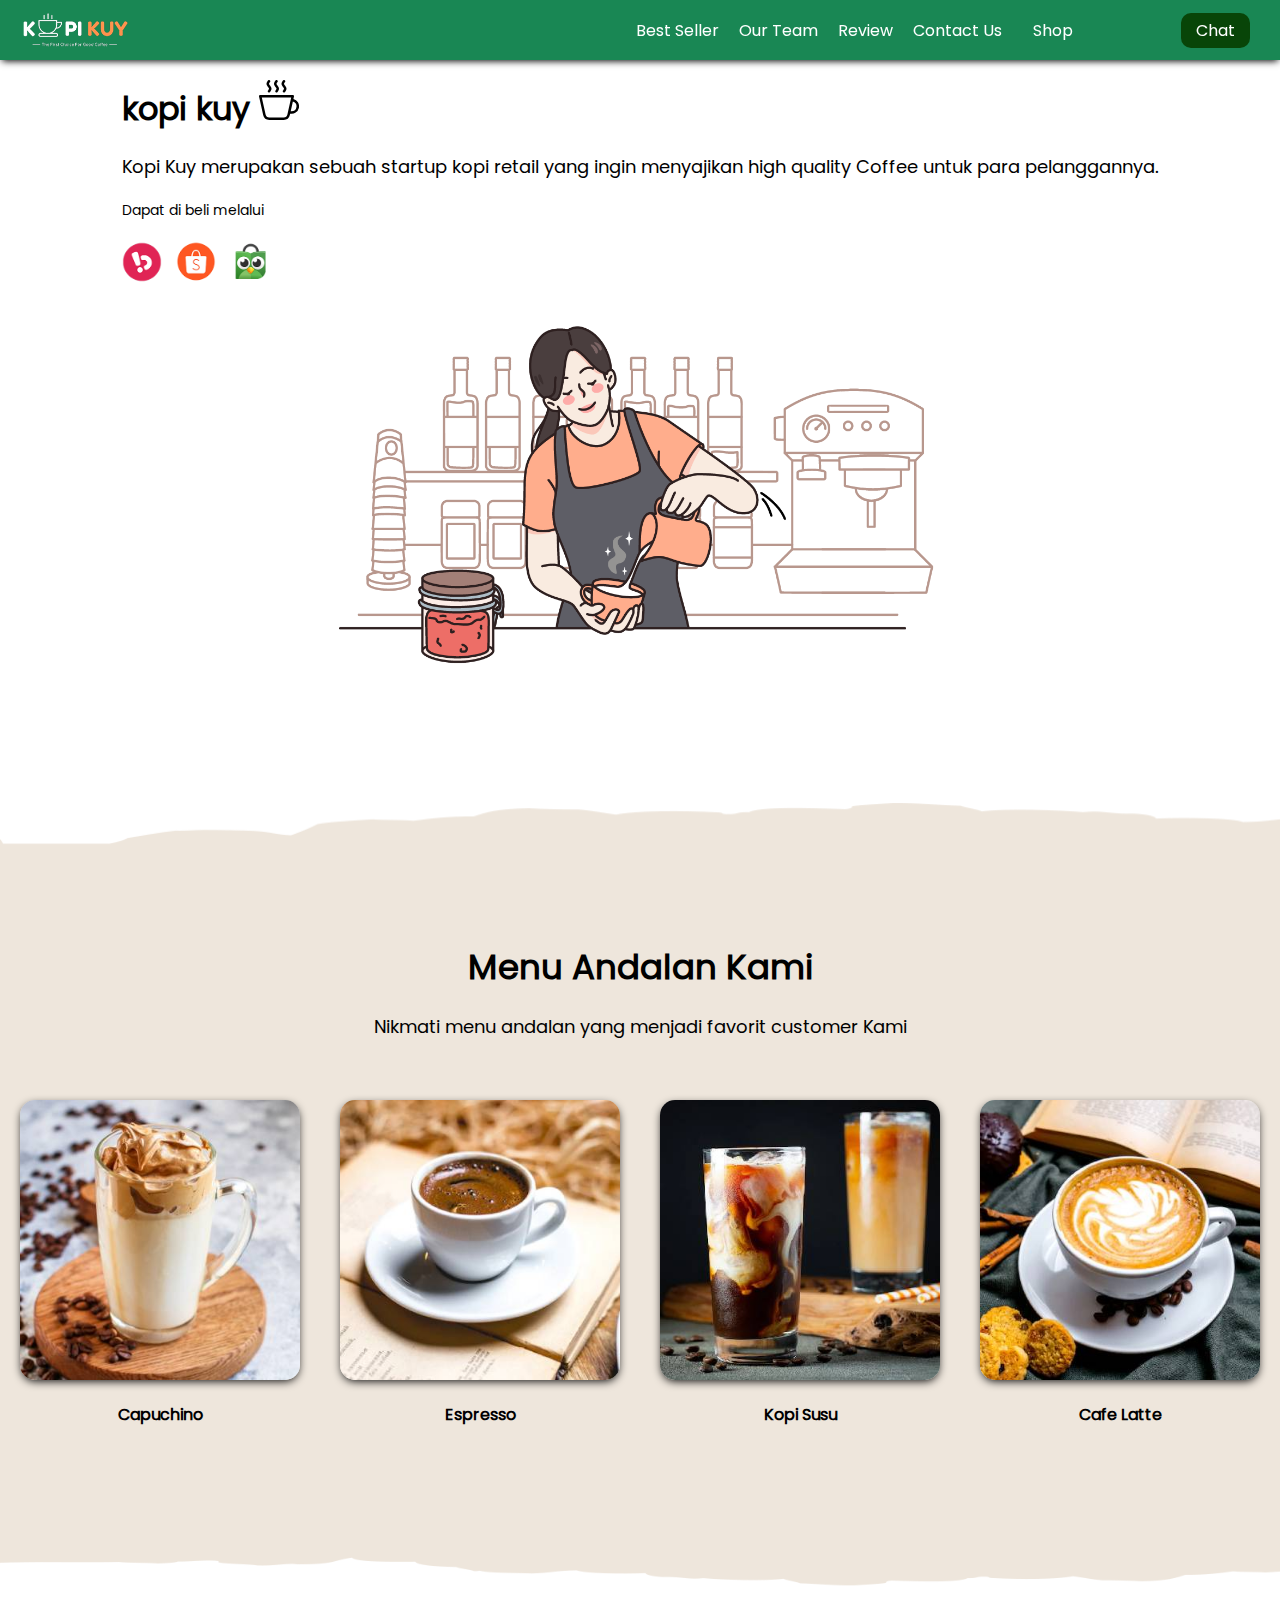
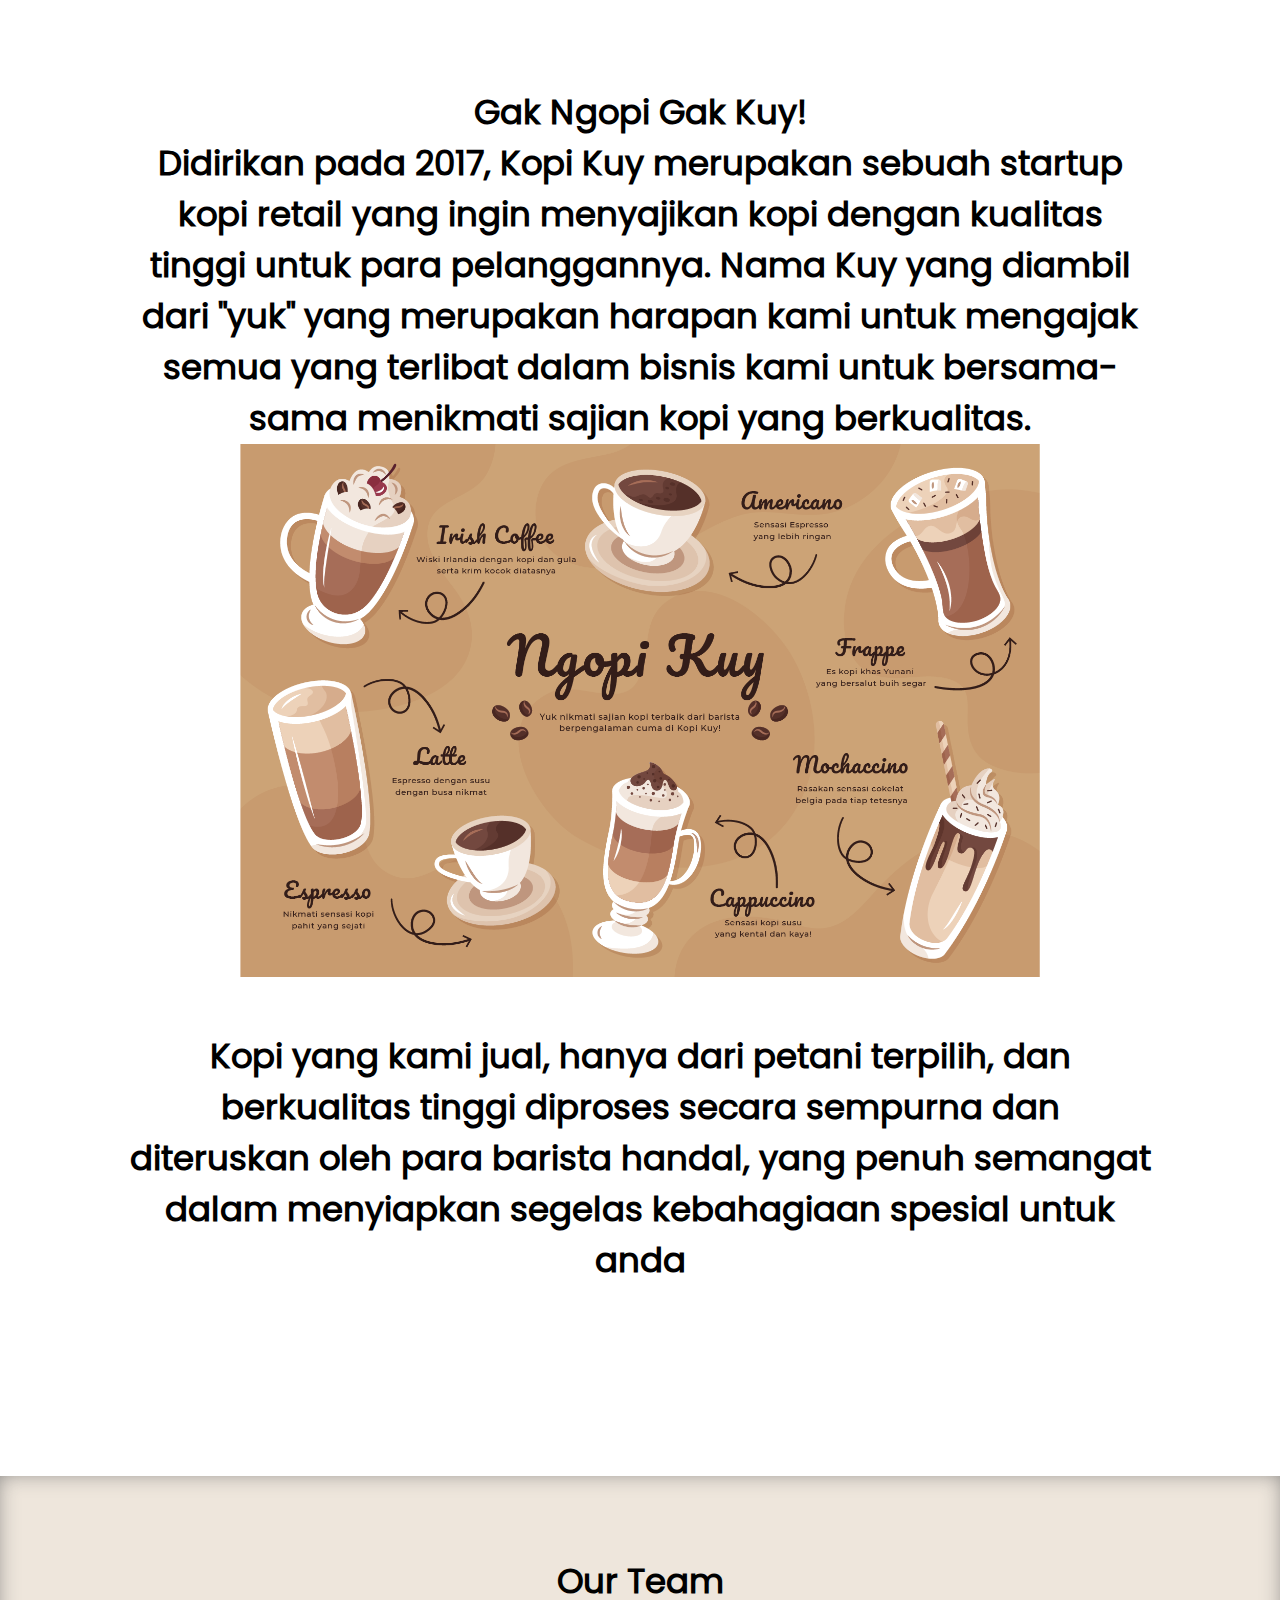
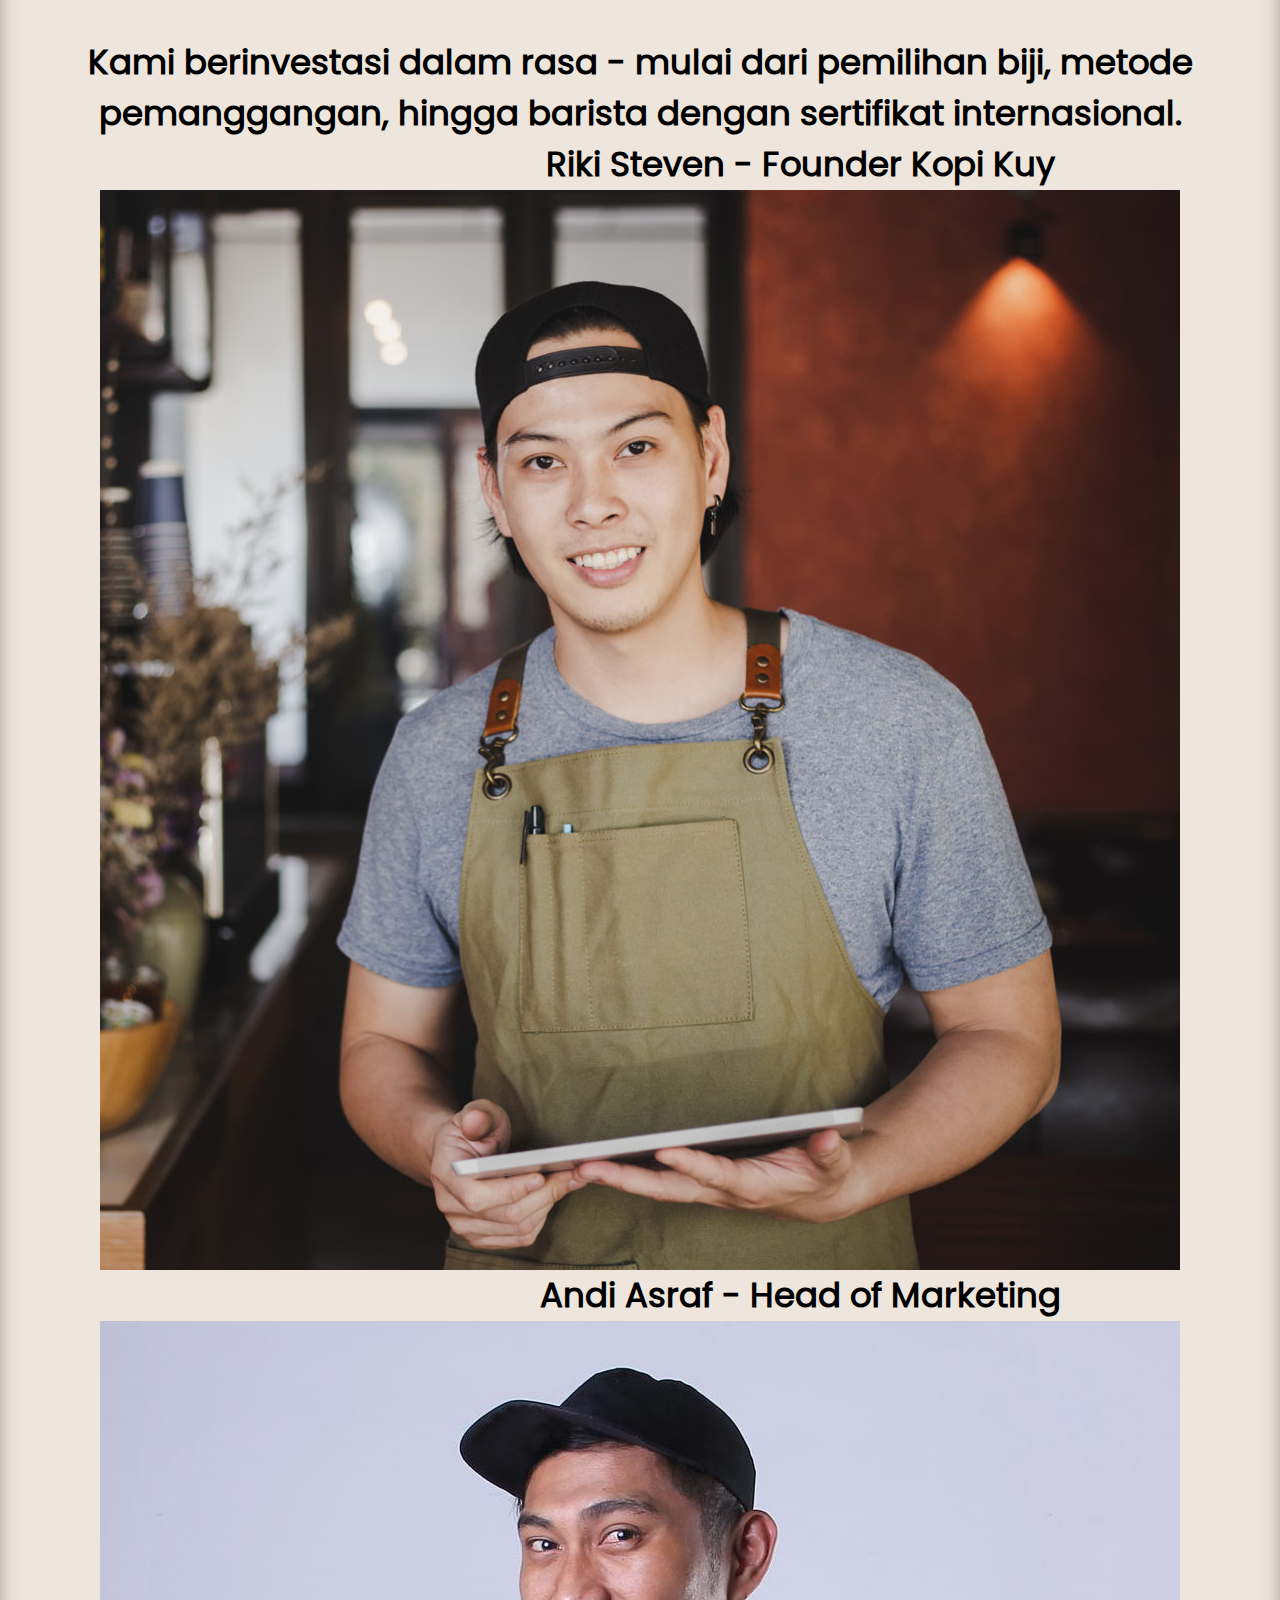
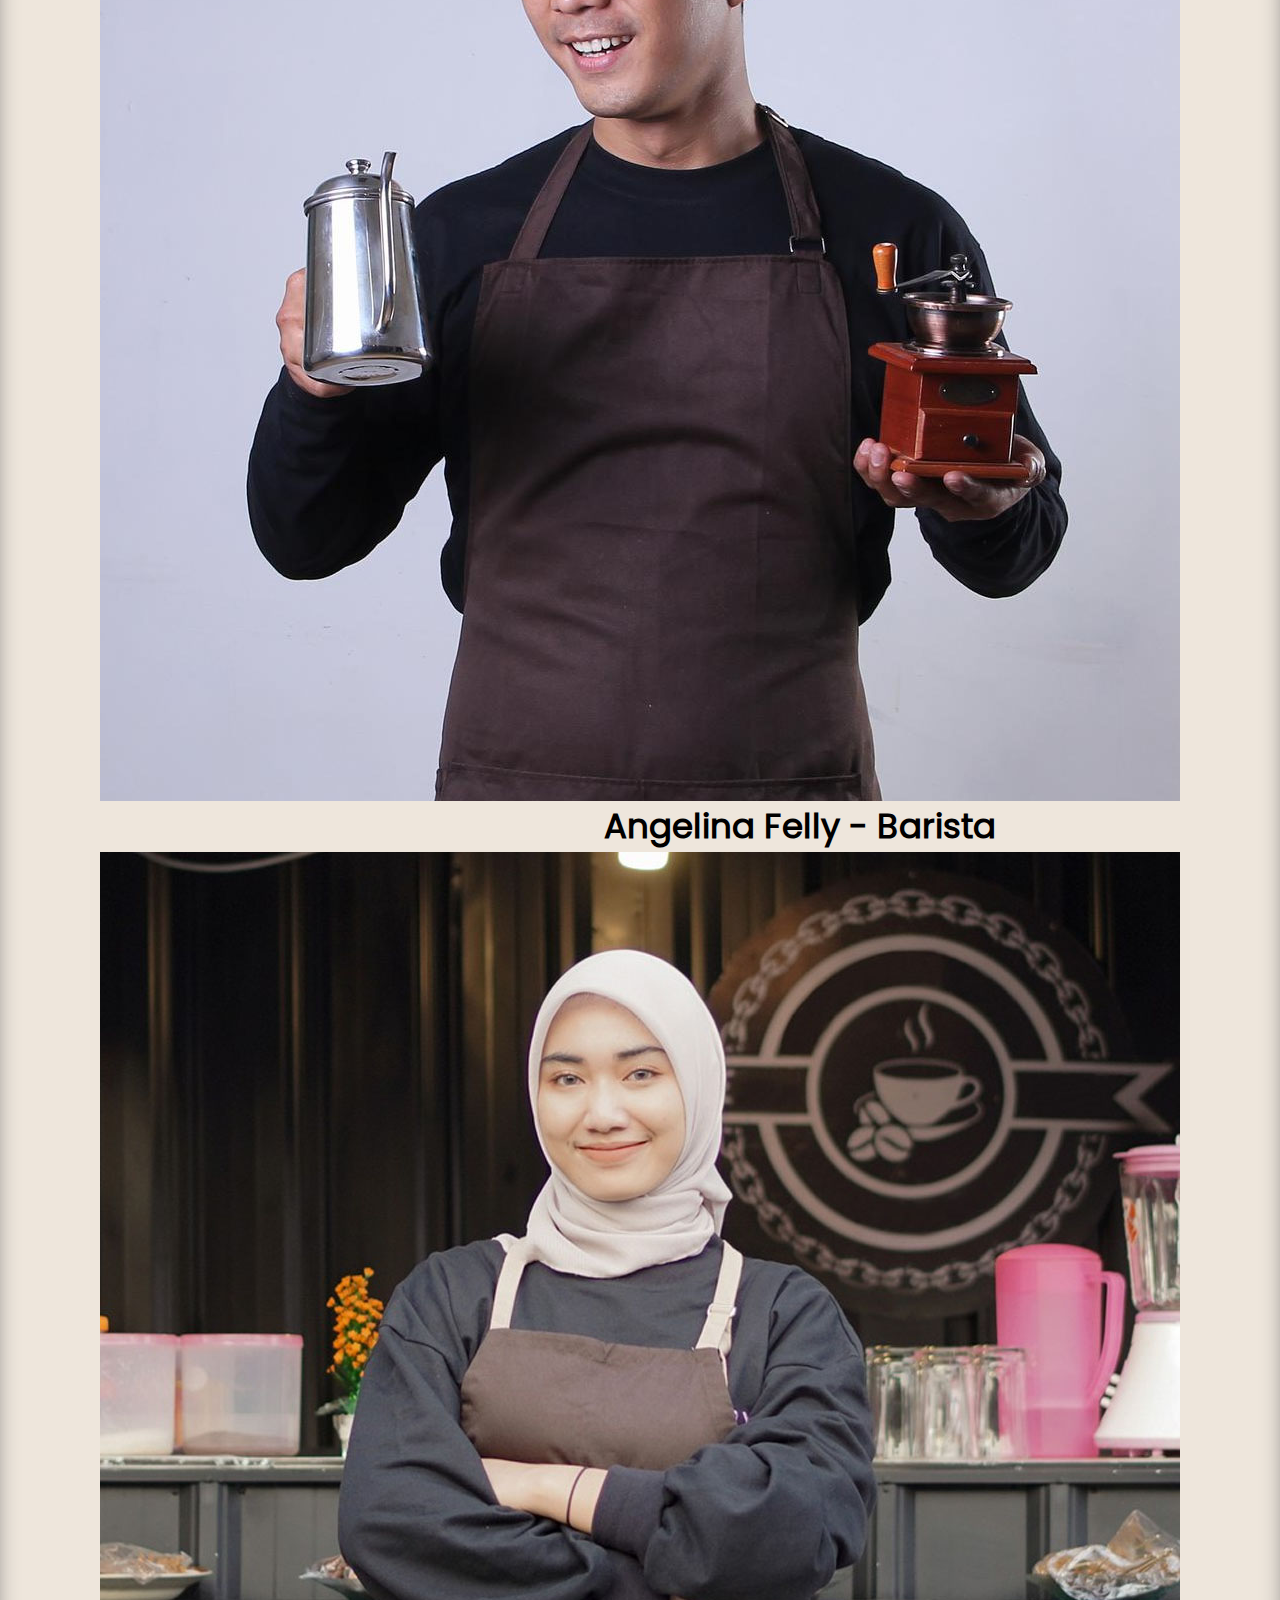
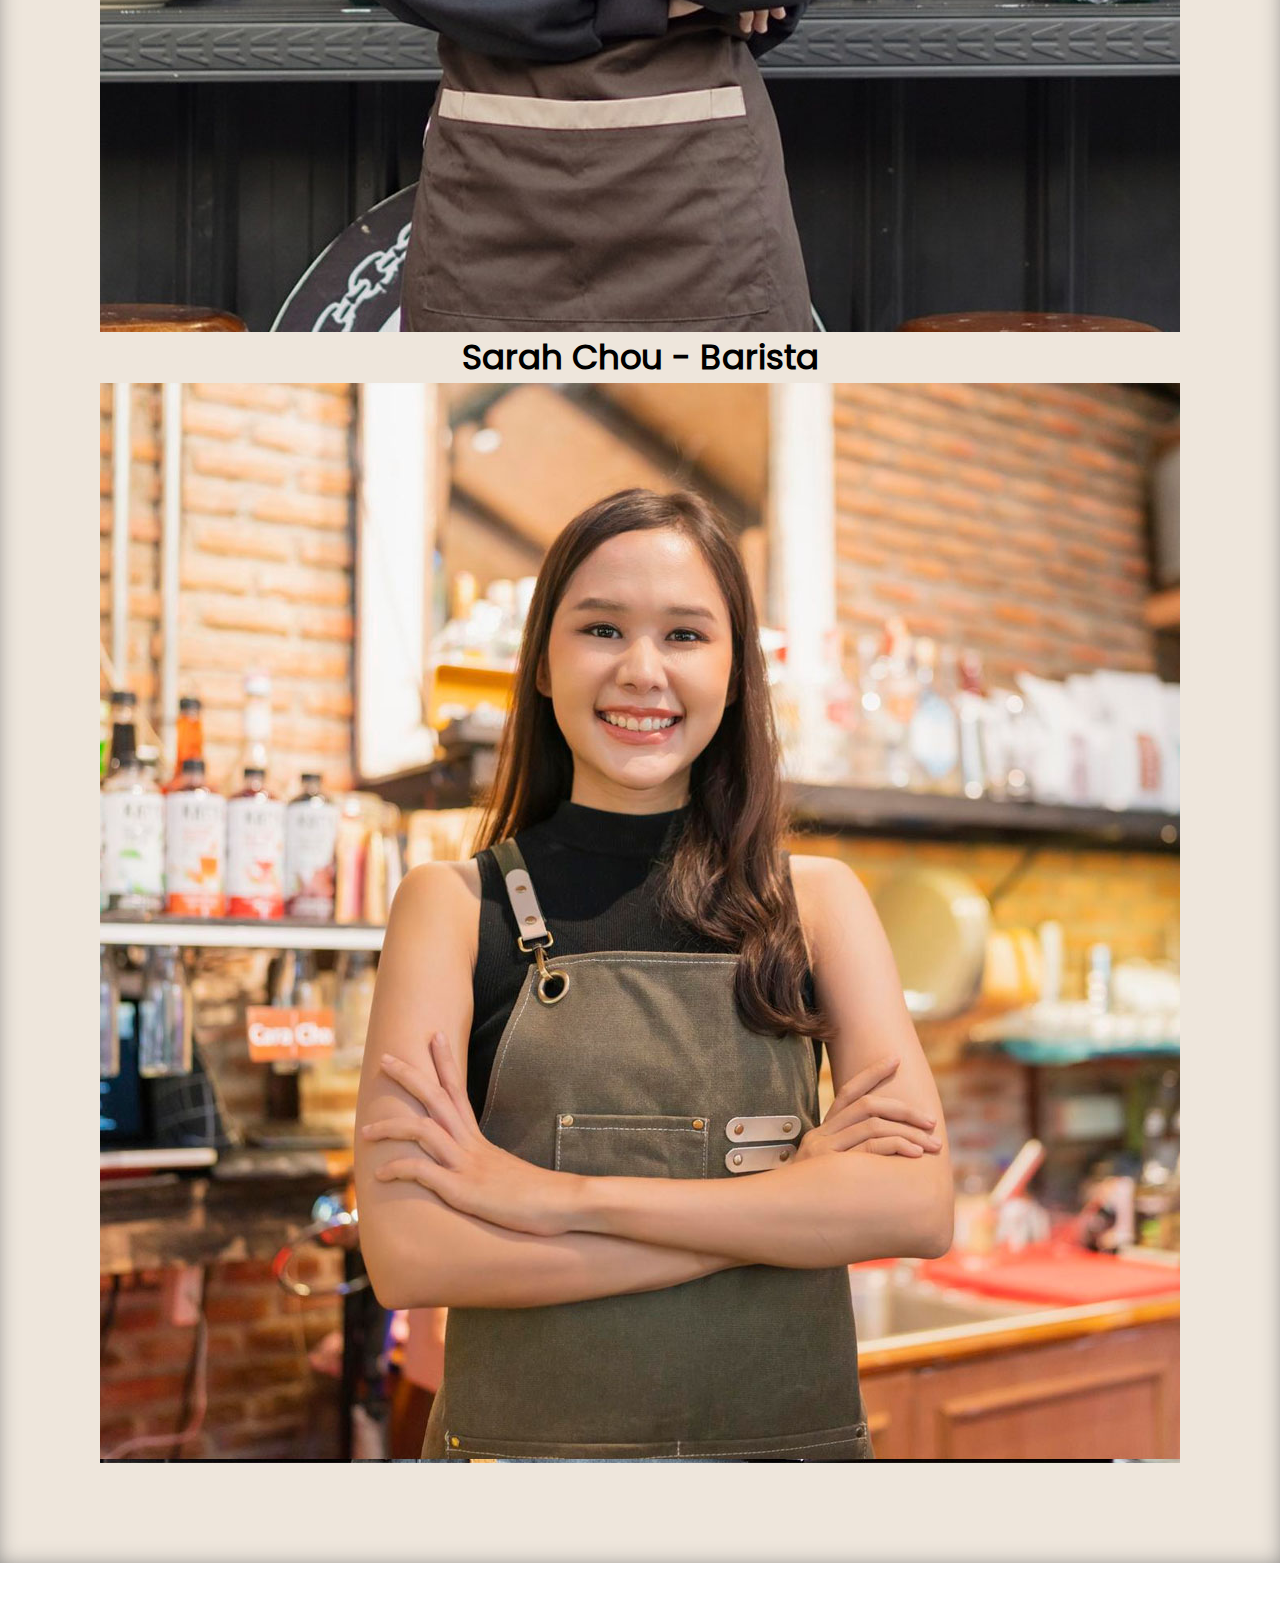
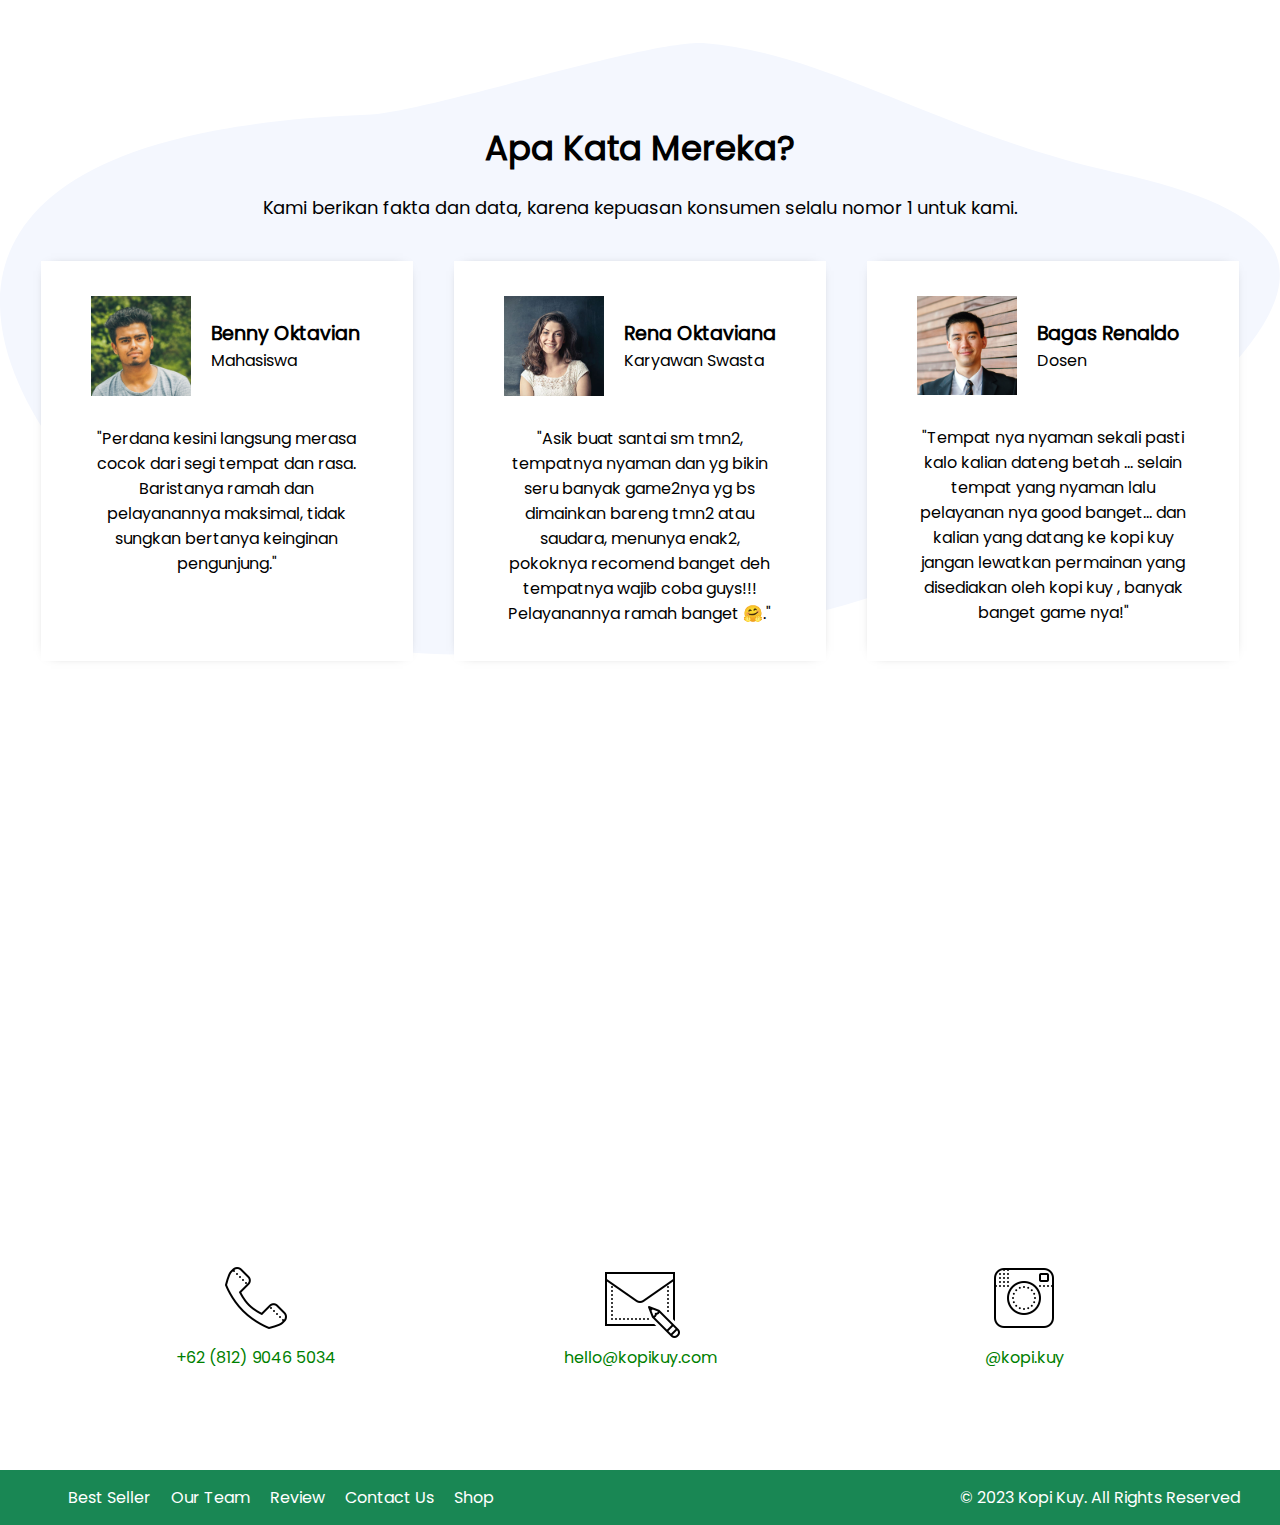
<file: index.html>
<!DOCTYPE html>
<html lang="id">

<head>
    <meta charset="UTF-8">
    <meta http-equiv="X-UA-Compatible" content="IE=edge">
    <meta name="viewport" content="width=device-width, initial-scale=1.0">
    <link rel="shortcut icon" href="images/favicon.ico" type="image/x-icon">
    <title>Website Kopi Kuy</title>
    <link rel="stylesheet" href="css/style.css">
</head>

<body>
    <nav>
        <div class="baris">
            <img class="logo" src="images/logo/logo_kuy.png">
            <div class="navigasi">
                <a href="#best-seller">Best Seller</a>
                <a href="#our-team">Our Team</a>
                <a href="#review">Review</a>
                <a href="#contact-us">Contact Us</a>
            </div>
            <a class="shop" href="produk.html">Shop</a>
            <a class="chat" href="https://wa.me/nomor_hp_anda_pakai_62" target="_blank">Chat</a>
        </div>
    </nav>

    <!--Tulis Kode Di Bawah Sini-->
    
   <header>
     
     <div class="baris">
       
       <div class="cil-kiri">
         <h1 class="judul-header">
           kopi kuy
           <img src="images/icon/icon_kopi.svg" alt="">
         </h1>
         
        <p class="subjudul-header">
          Kopi Kuy merupakan sebuah startup kopi retail yang ingin menyajikan
          high quality Coffee untuk para pelanggannya.            
        </p>
       
       <p class="dapat-dibeli">
         Dapat di beli melalui
       </p>
       
       <div class="olshop">
         <img src="images/logo/logo_bukalapak.png" alt="">
         <img src="images/logo/logo_shopee.png" alt="">
         <img src="images/logo/logo_tokopedia.png" alt="">

      </div>
       </div>
       <img src="images/header/header1.png" alt="" class="col-kanan">
     </div>
   
   </header>
   
   <section id="best-seller" class="best-seller">
     <h2 class="judul-best-seller">Menu Andalan Kami</h2>
     <p class="subjudul-best-seller">Nikmati menu andalan yang menjadi favorit customer Kami</p>
   
     <div class="baris">
       <div class="col-produk">
         <img src="images/produk/product_capuchino.jpg" alt="">
         <p class="nama-produk">Capuchino</p>
       </div>
       <div class="col-produk">
         <img src="images/produk/product_espresso.jpg" alt="">
         <p class="nama-produk">Espresso</p>
       </div>
       <div class="col-produk">
         <img src="images/produk/product_kopi_susu.jpg" alt="">
         <p class="nama-produk">Kopi Susu</p>
       </div>
       <div class="col-produk">
         <img src="images/produk/product_latte.jpg" alt="">
         <p class="nama-produk">Cafe Latte</p>
       </div>
     </div>
   </section>    
     
     <section class="about-us" id="about-as">
       
       <h2 class="judul-about-us">
         Gak Ngopi Gak Kuy!
         
         <p class="tentang-abiut-us"></p>
         Didirikan pada 2017, Kopi Kuy merupakan sebuah startup kopi retail
         yang ingin menyajikan kopi dengan kualitas tinggi untuk para pelanggannya.
         Nama Kuy yang diambil dari "yuk" yang merupakan harapan kami untuk mengajak semua
         yang terlibat dalam bisnis kami untuk bersama-sama menikmati sajian kopi yang berkualitas.
         
         
         <img src="images/aset_kopi_jumbo.png" alt="">
         
         <p class="penjelasan-about-us"></p>
         Kopi yang kami jual, hanya dari petani terpilih, dan berkualitas tinggi diproses
         secara sempurna dan diteruskan oleh para barista handal, yang penuh semangat
         dalam menyiapkan segelas kebahagiaan spesial untuk anda
         
         
      </h2>
       
       
     </section>
     
     <section class="our-team" id="our-team">
       
       <h2 class="judul-team">
         Our Team
         
         <p class="subjudul-team"></p>
         Kami berinvestasi dalam rasa - mulai dari pemilihan biji, metode pemanggangan,
         hingga barista dengan sertifikat internasional.
         
         <div class="baris">
           
           
           <div class="col-team"></div>
           Riki Steven - Founder Kopi Kuy
           <img src="images/team/team1.jpg" alt="">
           <h3></h3>
           <p></p>
           <div class="col-team"></div>
           Andi Asraf - Head of Marketing
           <img src="images/team/team2.jpg" alt="">
           <h3></h3>
           <p></p>
           <div class="col-team"></div>
           Angelina Felly - Barista
           <img src="images/team/team3.jpg" alt="">
           <h3></h3>
           <p></p>
           <div class="clas-team"></div>
           Sarah Chou - Barista
           <img src="images/team/team4.jpg" alt="">
           <h3></h3>
           <p></p>
           
           
           
         </div>
       </h2>
     </section>
        
        <section id="review" class="review">
          <h2 class="judul-review">Apa Kata Mereka?</h2>
        
          <p class="subjudul-review">Kami berikan fakta dan data, karena kepuasan konsumen selalu nomor 1 untuk kami.</p>
        
          <div class="baris">
            <div class="col-review">
              <div class="profile">
                <img src="images/customer/customer1.jpg">
                <div class="nama-profile">
                  <h3>Benny Oktavian</h3>
                  <p>Mahasiswa</p>
                </div>
              </div>
              <p class="testimoni">"Perdana kesini langsung merasa cocok dari segi tempat dan rasa. Baristanya ramah
                dan pelayanannya maksimal, tidak sungkan bertanya keinginan pengunjung."</p>
            </div>
            <div class="col-review">
              <div class="profile">
                <img src="images/customer/customer2.jpg">
                <div class="nama-profile">
                  <h3>Rena Oktaviana</h3>
                  <p>Karyawan Swasta</p>
                </div>
              </div>
              <p class="testimoni">"Asik buat santai sm tmn2, tempatnya nyaman dan yg bikin seru banyak game2nya yg bs
                dimainkan bareng tmn2 atau saudara, menunya enak2, pokoknya recomend banget deh
                tempatnya wajib coba guys!!! Pelayanannya ramah banget 🤗."</p>
            </div>
            <div class="col-review">
              <div class="profile">
                <img src="images/customer/customer3.jpg">
                <div class="nama-profile">
                  <h3>Bagas Renaldo</h3>
                  <p>Dosen</p>
                </div>
              </div>
              <p class="testimoni">"Tempat nya nyaman sekali pasti kalo kalian dateng betah ... selain tempat yang
                nyaman lalu pelayanan nya good banget... dan kalian yang datang ke kopi kuy jangan
                lewatkan permainan yang disediakan oleh kopi kuy , banyak banget game nya!"</p>
            </div>
          </div>
        </section>
        
        
        <section class="contact-us" id="contact-us">
        <iframe
            src="https://www.google.com/maps/embed?pb=!1m14!1m8!1m3!1d7932.741866032694!2d106.668581!3d-6.214715!3m2!1i1024!2i768!4f13.1!3m3!1m2!1s0x2e69f9912c7f297b%3A0xe5a3a671dae861ab!2sKopi%20kuy!5e0!3m2!1sid!2sid!4v1680617229460!5m2!1sid!2sid"
            width="100%" height="300" style="border:0;" allowfullscreen="" loading="lazy"
            referrerpolicy="no-referrer-when-downgrade"></iframe>
        <div class="baris">
            <div class="col-kontak">
                <img src="images/icon/icon_phone.png">
                <p>+62 (812) 9046 5034</p>
            </div>
            <div class="col-kontak">
                <img src="images/icon/icon_mail.png">
                <p>hello@kopikuy.com</p>
            </div>
            <div class="col-kontak">
                <img src="images/icon/icon_instagram.png">
                <a href="https://instagram.com" role="button">
                    <p>@kopi.kuy</p>
                </a>
            </div>
        </div>
    </section>
    
    <footer>
      <div class="baris">
        <div class="navigasi">
          <a href="#best-seller">Best Seller</a>
          <a href="#our-team">Our Team</a>
          <a href="#review">Review</a>
          <a href="#contact-us">Contact Us</a>
          <a href="produk.html">Shop</a>
        </div>
        <p class="copyright">© 2023 Kopi Kuy. All Rights Reserved</p>
      </div>
    </footer>
     
       
       
    
     
     

   


    <!--Kode Selesai-->
</body>

</html>
</file>
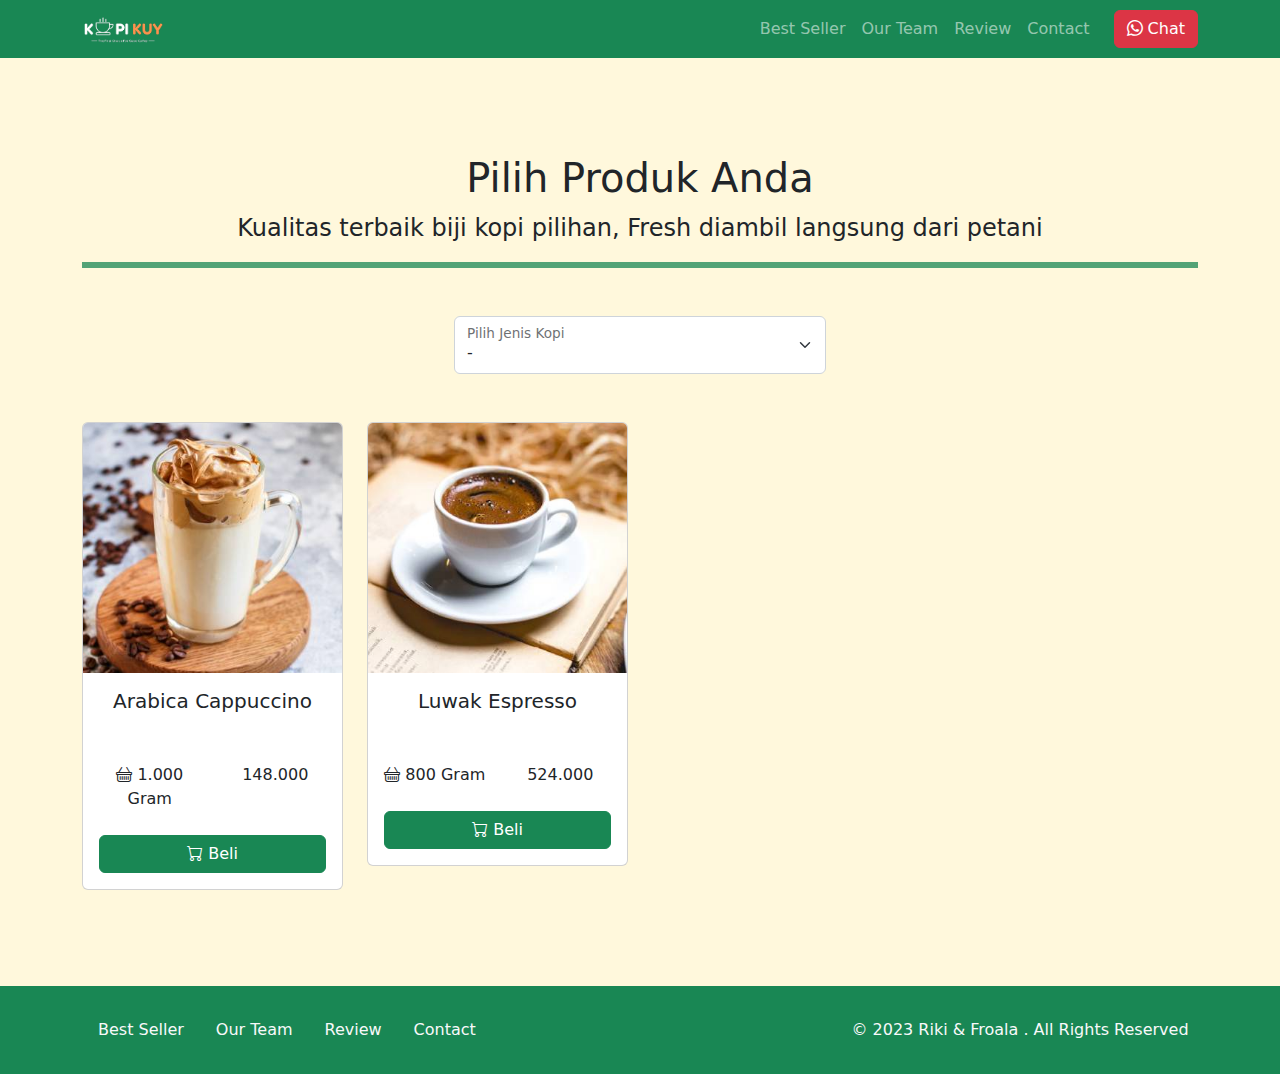
<file: produk.html>
<!DOCTYPE html>
<html lang="id">

<head>
    <meta charset="UTF-8">
    <meta http-equiv="X-UA-Compatible" content="IE=edge">
    <meta name="viewport" content="width=device-width, initial-scale=1.0">
    <link rel="shortcut icon" href="images/favicon/favicon.ico" type="image/x-icon">
    <title>Produk</title>
    <link rel="shortcut icon" href="images/favicon.ico" type="image/x-icon">
    <link rel="stylesheet" href="vendor/bootstrap/bootstrap.min.css">
    <link rel="stylesheet" href="vendor/bootstrap/bootstrap-icons.css">
    <script src="vendor/bootstrap/bootstrap.bundle.min.js"></script>
    <script src="js/jquery-3.6.3.min.js"></script>
    
    <style>
        section {
            min-height: 90vh;
        }
        body {
          background-color: cornsilk
        }
        nav {
         background-color: rgb (6, 94, 67);
        }
        .bg-cokelat {
          background-color: rgb(138, 62, 12)
        }
        
        .border-cokelat {
          border-color: rgb(138, 62, 12)
        }
        .card img {
          height: 250px;
           object-fit: cover;
          
        }
        
        
        .card h5.card-title {
          height:50px;
        }
        
    </style>
    
</head>

<body>
  
  <nav class="navbar navbar-dark bg-success navbar-expand-lg bisadicopy">
        <div class="container">
            <a class="navbar-brand" href="#">
                <img src="images/logo/logo_kuy.png" height="30" alt="image">
            </a>
            <button class="navbar-toggler" type="button" data-bs-toggle="collapse" data-bs-target="#navbarNav11"
                aria-controls="navbarNav11" aria-expanded="false" aria-label="Toggle navigation">
                <span class="navbar-toggler-icon"></span>
            </button>
            <div class="collapse navbar-collapse" id="navbarNav11">
                <ul class="navbar-nav ms-auto">
                    <li class="nav-item active">
                        <a class="nav-link" href="index.html#best-seller">Best Seller</a>
                    </li>
                    <li class="nav-item">
                        <a class="nav-link" href="index.html#our-team">Our Team</a>
                    </li>
                    <li class="nav-item">
                        <a class="nav-link" href="index.html#review">Review</a>
                    </li>
                    <li class="nav-item">
                        <a class="nav-link" href="index.html#contact-us">Contact</a>
                    </li>
                </ul>
                <a class="btn btn-danger ms-md-3" target="_blank" href="https://wa.me/6281290465033"><i
                        class="bi bi-whatsapp"></i> Chat</a>
            </div>
        </div>
    </nav>
    
    <section class="produk">
      <div class="container my-5 py-5 text-center">
        <h1>Pilih Produk Anda</h1>
        <p class="fs-4">Kualitas terbaik biji kopi pilihan, Fresh diambil langsung dari petani</p>
        <hr class="border border-success border-3 opacity-75">
    
    
        <div class="form-floating my-5 col-md-4 mx-auto">
          <select class="form-select" id="select_kopi">
            <option selected disabled>-</option>
            <option value="arabica">Arabica</option>
            <option value="robusta">Robusta</option>
          </select>
          <label for="select_kopi">Pilih Jenis Kopi</label>
        </div>
    
    
        <div id="baris_produk" class="row">
    
          <div class="col-md-3">
            <div class="card">
              <img src="images/produk/product_capuchino.jpg" class="card-img-top" alt="...">
              <div class="card-body">
                <h5 class="card-title">Arabica Cappuccino</h5>
                <div class="row my-4">
                  <div class="col">
                    <i class="bi bi-basket"></i> 1.000 Gram
                  </div>
                  <div class="col">
                    148.000
                  </div>
                </div>
                <a href="#" class="btn btn-success w-100"><i class="bi bi-cart"></i> Beli</a>
              </div>
            </div>
          </div>
    
          <div class="col-md-3">
            <div class="card">
              <img src="images/produk/product_espresso.jpg" class="card-img-top" alt="...">
              <div class="card-body">
                <h5 class="card-title">Luwak Espresso</h5>
                <div class="row my-4">
                  <div class="col">
                    <i class="bi bi-basket"></i> 800 Gram
                  </div>
                  <div class="col">
                    524.000
                  </div>
                </div>
                <a href="#" class="btn btn-success w-100"><i class="bi bi-cart"></i> Beli</a>
              </div>
            </div>
          </div>
    
    
        </div>
    
    
    
      </div>
    </section>
    
   
    
    <footer class="riki-block footer-small bg-success py-4">
      <div class="container">
        <div class="row align-items-center">
          <div class="col-12 col-md-8">
            <ul class="nav justify-content-center justify-content-md-start">
              <li class="nav-item active">
                <a class="text-light nav-link" href="index.html#best-seller">Best Seller</a>
              </li>
              <li class="nav-item">
                <a class="text-light nav-link" href="index.html#our-team">Our Team</a>
              </li>
              <li class="nav-item">
                <a class="text-light nav-link" href="index.html#review">Review</a>
              </li>
              <li class="nav-item">
                <a class="text-light nav-link" href="index.html#contact-us">Contact</a>
              </li>
            </ul>
          </div>
    
          <div class="col-12 col-md-4 mt-4 mt-md-0 text-center text-md-right text-light ">
            © 2023 Riki &amp; Froala . All Rights Reserved
          </div>
        </div>
      </div>
    </footer>
  
    <script>
        /* Tulis Javascrip Di bawah Sini */
        var sumber = "https://rikikurnia.com/prakerja/api/kopi"
        var sumber2 = "data.json"
        
        select_kopi.onchange = function() {
          var pilihan = select_kopi.value
          var template = ""
        
          $.getJSON(sumber2).then(function(data) {
            var data_kopi = data[pilihan]
        
            data_kopi.forEach(item => {
        
              template += `<div class="col-md-3">
                            <div class="card">
                                <img src="${item.foto}" class="card-img-top" alt="...">
                                <div class="card-body">
                                    <h5 class="card-title">${item.nama}</h5>
                                    <div class="row my-4">
                                        <div class="col">
                                            <i class="bi bi-basket"></i> ${item.size}
                                        </div>
                                        <div class="col">
                                            ${item.harga}
                                        </div>
                                    </div>
                                    <a href="#" class="btn btn-success w-100"><i class="bi bi-cart"></i> Beli</a>
                                </div>
                            </div>
                        </div>`
        
            })
            baris_produk.innerHTML = template
        
            console.log(data_kopi)
        
        
        
        
          })
        
        
        
        }
        
        
       
       

    </script>
</body>

</html>
</file>
<file: css/style.css>
/* Pengaturan Global */

/* Mendaftarkan font ke dalam CSS, dan memberi nama family */
@font-face {
   font-family: 'Poppins';
   src: url(../fonts/poppins.woff2);
}

* {
   box-sizing: border-box;
   margin: 0;
   padding: 0;
}

html {
   /* agar scroll ketika klik pada navigasi menjadi halus */
   scroll-behavior: smooth;
}

body {
   /* mendaftarkan semua teks pada body menjadi family Poppins */
   font-family: 'Poppins';
}

a {
   /* menghilangkan garis bawah pada link */
   text-decoration: none;

   /* menghilangkan warna bawaan pada link */
   color: unset;
}

h2 {
   /* mengatur ukuran huruf ke 34 pixel */
   font-size: 34px;
}

h3 {
   /* mengatur ukuran huruf ke 1.2rem */
   font-size: 1.2rem;
}

h1,
h2,
h3 {
   /* mengatur tebal huruf */
   font-weight: bold;
}

img {
   /* 
      mengatur agar semua elemen img memiliki panjang maksimal 100% agar
      tidak besar gambar tidak melebihi layar ataupun pembungkus
   */
   max-width: 100%;
}

/* Navigasi */

nav {
   /* background-color mengatur warna latar belakang */
   background-color: red;

   /* penulisan 2 background-color seperti ini akan mengabaikan penulisan sebelumnya */
   background-color: #198754;

   /* box-shadow membuat efek bayangan */
   box-shadow: 0 3px 7px -2px #000;

   /* width mengatur panjang elemen */
   width: 100%;
   padding-top: 10px;
   padding-bottom: 10px;

   /* position mengatur posisi elemen, static untuk biasa, fixed untuk efek menempel */
   position: fixed;

   /* Nilai z-index semakin besar, maka elemen akan semakin di depan */
   z-index: 500;
}

/* 
   PERHATIKAN bahwa dalam mengatur elemen, nama elemen langsung ditulis
   sedangkan untuk mengatur class, dibutuhkan tanda titik (.) terlebih dulu
   img {} berarti elemen dengan tag img, 
   sedangkan .img artinya elemen dengan kelas img   
*/

.baris {
   /* 
      display: flex memiliki pengaturan yang dapat mengatur agar elemen
      di dalamnya memiliki ukuran yang fleksibel
   */
   display: flex;

   /* 
      align-items: center mengatur elemen di dalamnya rata tengah vertikal
   */
   align-items: center;

   /* 
      justify-content: center mengatur elemen di dalamnya rata tengah horizontal
   */
   justify-content: center;

   /* 
      flex-wrap: wrap mengatur agar jika panjang elemen berlebih, maka elemen
      akan otomatis diletakan di baris baru
   */
   flex-wrap: wrap;
}

section {
   /* text-align mengatur rata tulisan, bisa bernilai: left, right, center, justify */
   text-align: center;
}

.logo {
   /* height mengatur tinggi elemen */
   height: 40px;
   margin-left: 20px;
}

.navigasi {
   margin-left: auto;
   margin-right: 15px;
}

.navigasi a,
.shop {
   color: #fff;
   padding-left: 8px;
   padding-right: 8px;
}

.shop {
   margin-right: 100px;
}

.chat {
   margin-right: 30px;
   background-color: rgb(8, 69, 8);
   color: #fff;
   padding-top: 5px;
   padding-right: 15px;
   padding-bottom: 5px;
   padding-left: 15px;
   border-radius: 10px;
}


/* HEADER */


header,
section {
   /*
    padding mengatur jarak ke dalam
    pada padding dan margin ditambahkan top / right / bottom / top 
    untuk mengatur jarak masing-masing 
   */
   padding-top: 80px;
   padding-bottom: 80px;

   /* margin mengatur jarak ke luar */
   margin-bottom: 80px;
}

/* penulisan CSS dapat digabung dengan beberapa elemen */
.col-kiri,
.col-kanan {
   /* width mengatur panjang elemen. 50% artinya setengah ukuran pembungkus */
   width: 50%;
}

.col-kiri {
   padding-left: 50px;
   padding-right: 120px;
}

.judul-header {
   margin-bottom: 20px;
}

.subjudul-header {
   /* font-size digunakan untuk mengatur ukuran huruf */
   font-size: 18px;
}

.dapat-dibeli {
   margin-top: 20px;
   margin-bottom: 20px;
   font-size: 14px;
}

.olshop img {
   width: 40px;

   /* height digunakan untuk mengatur tinggi elemen */
   height: auto;
   margin-right: 10px;
}

/* Best Seller */

.best-seller {
   position: relative;

   /* background-color mengatur warna latar belakang elemen */
   background-color: #EEE6DC;
}

/* 
terkait position, after, dan before memerlukan pemahaman mendalam
terkait layout pada CSS untuk dapat memahami secara penuh 
*/

.best-seller::before,
.best-seller::after {
   position: absolute;
   content: "";
   width: 100%;
   height: 76px;

   /* background-image untuk menambahkan gambar sebagai background */
   background-image: url(../images/garis-atas.png);

   /*background-size agar gambar latar menyesuaikan tinggi / panjang elemen */
   background-size: cover;

   top: -60px;
   left: 0;
}

.best-seller::after {
   height: 60px;
   background-image: url(../images/garis-bawah.png);
   top: unset;
   bottom: -60px;
}

.judul-best-seller {
   margin-bottom: 20px;
}

.subjudul-best-seller {
   font-size: 18px;
   margin-bottom: 40px;
}

.col-produk {
   /* 
      Penulisan padding dan margin seperti padding:20px ini penulisan singkat 
      yang berarti top, right, bottom, left nilainya sama, yaitu 20px 
   */
   padding: 20px;
   width: 25%;
}

.col-produk img {
   /* transition membuat animasi transisi dari perubahan style, 0.3s berarti 0.3 detik */
   transition: all 0.3s ease;

   /* border-radius  Membuat sudut membulat */
   border-radius: 15px;

   /* box-shadow membuat efek bayangan */
   box-shadow: 0 3px 10px -2px #000;
}

/* :hover akan dijalankan saat mouse ada di atas elemen */
.col-produk img:hover {

   /* membuat transformasi, bisa berupa scale(1.05), rotate(180deg), translateY(-50px), dsb */
   transform: scale(0.9);
   border-radius: 50%;
}

.nama-produk {
   margin-top: 15px;
   font-weight: bold;
}

/* About US */

.about-us {
   /* max-width: 80%; mengatur panjang maksimal elemen tidak boleh melebihi 80% layar */
   max-width: 80%;

   /* margin-left dan margin-right auto akan membuat posisi elemen berada di tengah */
   margin-left: auto;
   margin-right: auto;
}

.judul-about-us {
   margin-bottom: 30px;
}

/* 
   penulisan .about-us img {} berarti mengatur elemen img 
   yang ada di dalam elemen dengan kelas about-us 
   harap perhatikan .about-us dan image dipisahkan spasi
   penulisan class diawali titik (.) penulisan elemen tidak
*/
.about-us img {
   /* 
      Penulisan width: 800px dan max-width: 100% mengatur agar
      elemen memiliki panjang 800px namun tidak boleh melebihi 100% ukuran layar
   */
   width: 800px;
   max-width: 100%;
}

.tentang-about-us {
   margin-bottom: 40px;
}

.penjelasan-about-us {
   margin-top: 40px;
}

/* OUR TEAM */

.our-team {
   background-color: #EEE6DC;
   box-shadow: inset 0px 0px 23px -6px #707070;
}

.judul-team {
   margin-bottom: 20px;
}

.subjudul-team {
   margin-bottom: 30px;
   font-size: 18px;
   width: 800px;
   max-width: 90%;
   margin-left: auto;
   margin-right: auto;
}

.col-team {
   width: 25%;
   padding: 20px;
}

.col-team img {
   box-shadow: 0 3px 10px -2px #000;
   border-radius: 50px 0px 50px 0px;
}


/* REVIEW */

.review {
   background-image: url(../images/bg-review.svg);
   /* 
      background-size: contain;
      membuat gambar latar belakang tidak terpotong
   */
   background-size: contain;

   /* 
      background-repeat: no-repeat;
      membuat gambar latar belakang tidak diulang (duplikat)
   */
   background-repeat: no-repeat;
   padding-left: 20px;
   padding-right: 20px;
}

.judul-review {
   margin-bottom: 20px;
}

.subjudul-review {
   margin-bottom: 40px;
   font-size: 18px;
}

.review .baris {
   justify-content: space-around;
   /* align-items: stretch; membuat tinggi elemen di dalam .review .baris seragam */
   align-items: stretch;
}

.col-review {
   width: 30%;
   padding: 35px 50px;
   box-shadow: 0px 0px 12px -10px #000;
   background-color: #fff;
}

.profile {
   display: flex;
   margin-bottom: 30px;
   align-items: center;
}

/* mengatur elemen img yang ada di dalam class(.) profile */
.profile img {
   width: 100px;
   margin-right: 20px;
}

.profile .nama-profile {
   text-align: left;
}

/* CONTACT US */
.contact-us {
   margin-bottom: 20px;
}

.col-kontak {
   width: 30%;
   margin-top: 50px;
   /* color mengatur warna tulisan */
   color: green;
}

/* FOOTER */

footer {
   background-color: #198754;
   padding-top: 15px;
   padding-bottom: 15px;
   color: #fff;
   padding-right: 40px;
   padding-left: 40px;
}

footer .navigasi {
   margin-left: 20px;
   margin-right: auto;
}

/* UNTUK RESPONSIF DI BAWAH */
@media (max-width:768px) {
  .navigasi {
    display: none
  }

  .shop {
    margin-right: 20px;
  }

  .logo {
    margin-right: auto;
  }

  .col-kiri {
    padding: 20px;
    text-align: center;
    width: 100%;
  }

  .col-kanan {
    width: 100%;
  }

  .best-seller {
    padding-left: 30px;
    padding-right: 30px;
  }

  .col-produk {
    width: 50%;
  }

  .col-team {
    width: 50%;
  }

  .review {
    background-size: cover;
  }

  .col-review {
    width: 100%;
    margin-bottom: 30px;
  }

  .col-kontak {
    width: 50%;
  }

}
</file>
